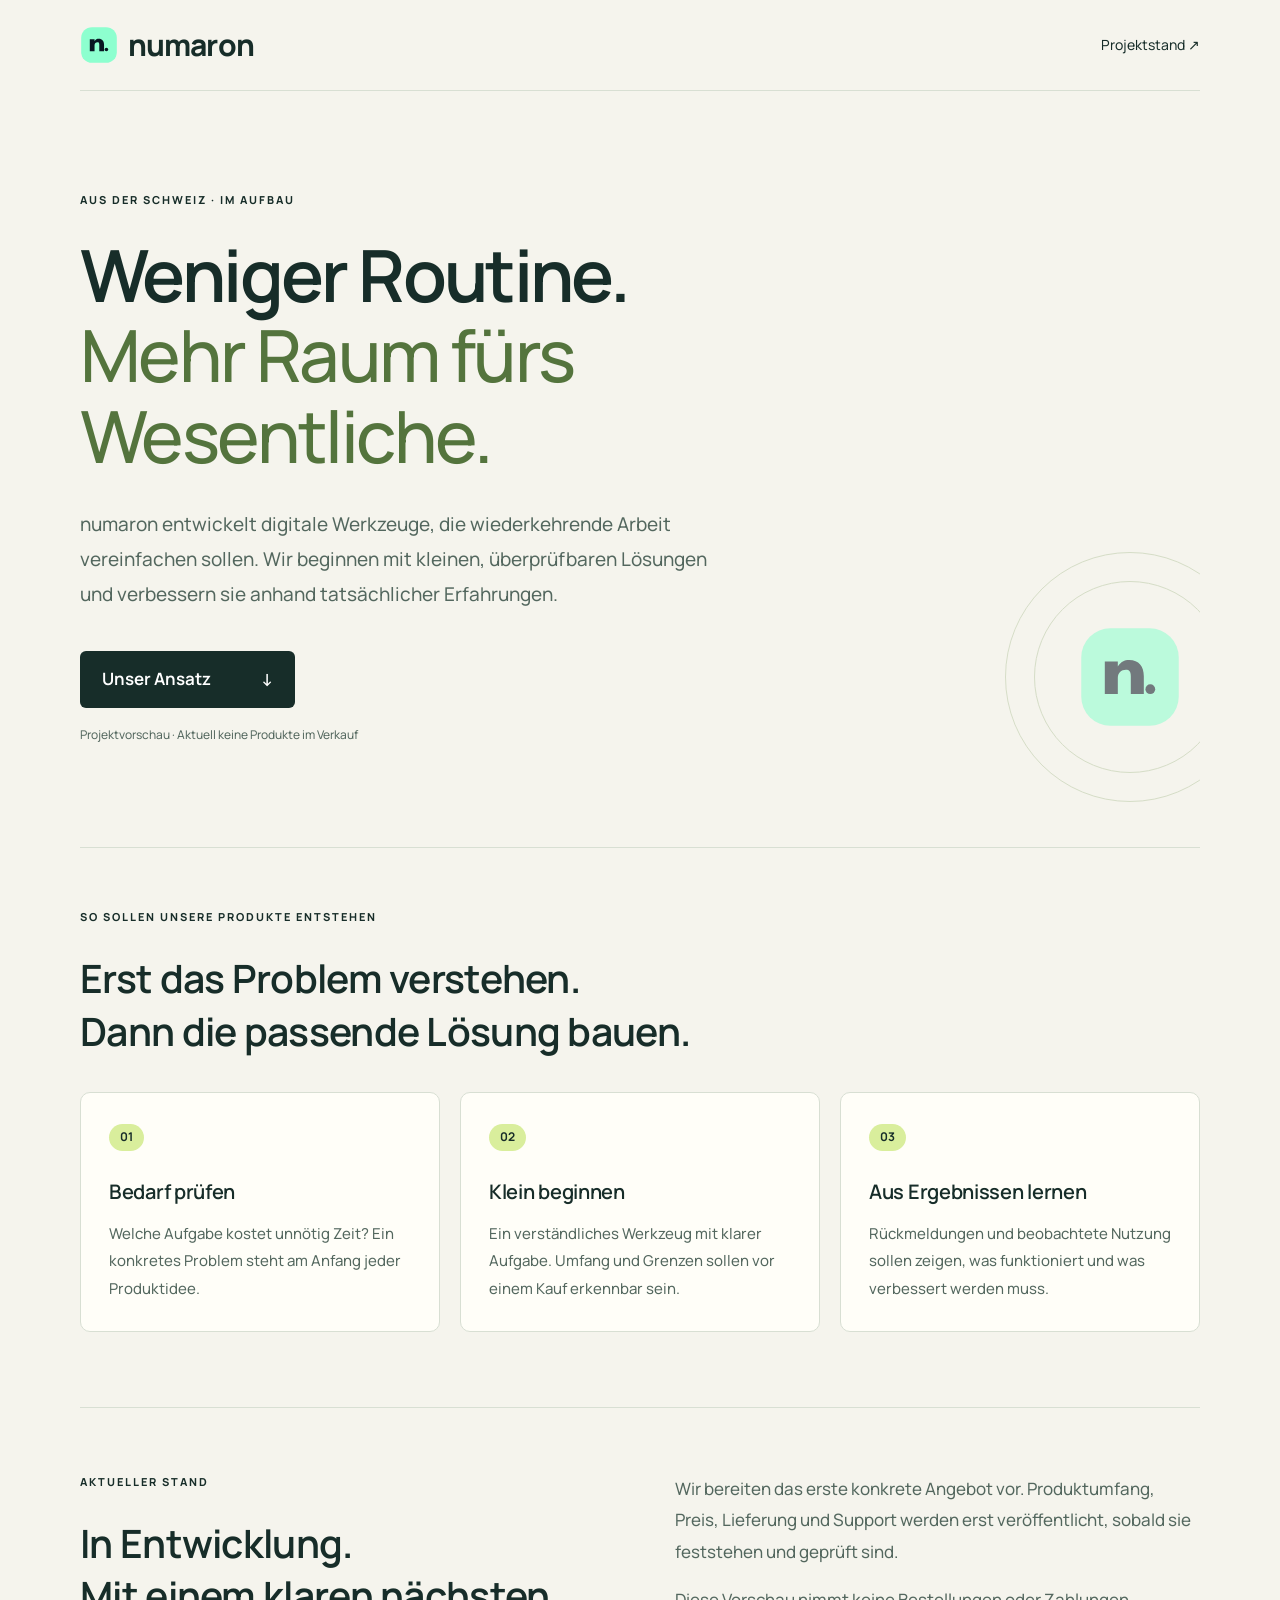
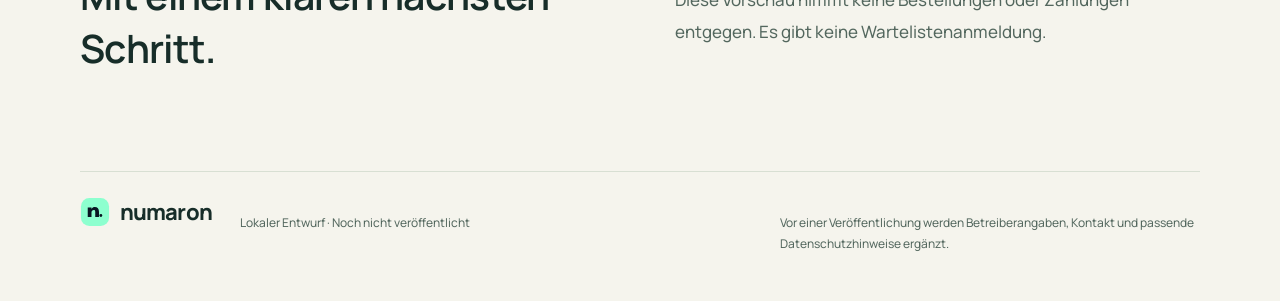
<file: web/obolus-public/index.html>
<!doctype html>
<html lang="de">
<head>
  <meta charset="utf-8">
  <meta name="viewport" content="width=device-width, initial-scale=1">
  <meta name="robots" content="noindex, nofollow">
  <meta name="description" content="numaron entwickelt digitale Werkzeuge für einfachere Arbeitsabläufe. Vorschau des Projekts aus der Schweiz.">
  <title>numaron — Digitale Werkzeuge. Klare Ergebnisse.</title>
  <link rel="preload" href="fonts/Manrope-Variable.ttf" as="font" type="font/ttf" crossorigin>
  <link rel="stylesheet" href="styles.css">
  <script src="https://cdn.amplitude.com/script/f7d07467c3be44b239f7dcea69ec713e.js"></script>
  <script>
    const amplitudeKey = 'f7d07467c3be44b239f7dcea69ec713e';
    if (!amplitudeKey || !window.amplitude || !window.sessionReplay) {
      console.error('[amplitude] SDK unavailable — no events will be sent');
    } else {
      window.amplitude.add(window.sessionReplay.plugin({ sampleRate: 1, serverZone: 'US' }));
      window.amplitude.init(amplitudeKey, {
        serverZone: 'US',
        autocapture: true,
      });
      window.amplitude.track('seite aufgerufen');
    }
  </script>
</head>
<body>
  <svg class="logo-definitions" aria-hidden="true" xmlns="http://www.w3.org/2000/svg"><symbol id="numaron-mark" viewBox="0 0 64 64"><rect x="2" y="2" width="60" height="60" rx="18" fill="currentColor"/><g transform="translate(-1.5 -1.5)"><path d="M18 44V24h8v3c2-3 4-4 7-4 6 0 9 4 9 10v11h-8V33c0-3-1-4-3-4-3 0-5 2-5 5v10Z" fill="#081522"/><circle cx="46" cy="41" r="3" fill="#081522"/></g></symbol></svg>
  <header class="wrap"><a class="brand" href="#start" aria-label="numaron Startseite"><svg class="numaron-logo" aria-hidden="true"><use href="#numaron-mark"/></svg>numaron</a><a href="#stand">Projektstand ↗</a></header>
  <main id="start">
    <section class="hero wrap">
      <p class="eyebrow">AUS DER SCHWEIZ · IM AUFBAU</p>
      <h1>Weniger Routine.<br><em>Mehr Raum fürs Wesentliche.</em></h1>
      <p class="intro">numaron entwickelt digitale Werkzeuge, die wiederkehrende Arbeit vereinfachen sollen. Wir beginnen mit kleinen, überprüfbaren Lösungen und verbessern sie anhand tatsächlicher Erfahrungen.</p>
      <a class="button" href="#ansatz">Unser Ansatz <span aria-hidden="true">↓</span></a>
      <p class="note">Projektvorschau · Aktuell keine Produkte im Verkauf</p>
      <div class="orbit" aria-hidden="true"><div></div><svg class="numaron-logo" aria-hidden="true"><use href="#numaron-mark"/></svg></div>
    </section>
    <section id="ansatz" class="wrap approach">
      <p class="eyebrow">SO SOLLEN UNSERE PRODUKTE ENTSTEHEN</p>
      <h2>Erst das Problem verstehen.<br>Dann die passende Lösung bauen.</h2>
      <div class="cards">
        <article><span class="number">01</span><h3>Bedarf prüfen</h3><p>Welche Aufgabe kostet unnötig Zeit? Ein konkretes Problem steht am Anfang jeder Produktidee.</p></article>
        <article><span class="number">02</span><h3>Klein beginnen</h3><p>Ein verständliches Werkzeug mit klarer Aufgabe. Umfang und Grenzen sollen vor einem Kauf erkennbar sein.</p></article>
        <article><span class="number">03</span><h3>Aus Ergebnissen lernen</h3><p>Rückmeldungen und beobachtete Nutzung sollen zeigen, was funktioniert und was verbessert werden muss.</p></article>
      </div>
    </section>
    <section id="stand" class="wrap status">
      <div><p class="eyebrow">AKTUELLER STAND</p><h2>In Entwicklung.<br>Mit einem klaren nächsten Schritt.</h2></div>
      <div><p>Wir bereiten das erste konkrete Angebot vor. Produktumfang, Preis, Lieferung und Support werden erst veröffentlicht, sobald sie feststehen und geprüft sind.</p><p>Diese Vorschau nimmt keine Bestellungen oder Zahlungen entgegen. Es gibt keine Wartelistenanmeldung.</p></div>
    </section>
  </main>
  <footer class="wrap"><a class="brand footer-brand" href="#start" aria-label="numaron Startseite"><svg class="numaron-logo" aria-hidden="true"><use href="#numaron-mark"/></svg>numaron</a><p>Lokaler Entwurf · Noch nicht veröffentlicht</p><p>Vor einer Veröffentlichung werden Betreiberangaben, Kontakt und passende Datenschutzhinweise ergänzt.</p></footer>
</body>
</html>
</file>
<file: web/obolus-public/styles.css>
:root{color-scheme:light;--ink:#172d29;--muted:#53675e;--paper:#f5f4ed;--line:#d8dfd3;--accent:#d9ee9c}
*{box-sizing:border-box}html{scroll-behavior:smooth;scroll-padding-top:30px}body{margin:0;background:var(--paper);color:var(--ink);font:17px/1.65 system-ui,-apple-system,"Segoe UI",sans-serif}.wrap{width:min(1120px,calc(100% - 48px));margin-inline:auto}a{color:inherit}header{display:flex;align-items:center;justify-content:space-between;padding-block:26px;border-bottom:1px solid var(--line)}header a{text-decoration:none;font-size:14px}.brand{font-size:30px;font-weight:800;letter-spacing:-1.6px}.brand span{font-size:13px;margin-left:7px;color:#688d32}.hero{padding-block:100px 90px;position:relative;overflow:hidden}.eyebrow{font-size:11px;font-weight:750;letter-spacing:2px;margin:0 0 25px}h1{font-size:clamp(42px,6vw,72px);line-height:1.1;letter-spacing:-3px;max-width:840px;margin:0 0 30px;position:relative;z-index:1}h1 em{font-style:normal;color:#54743d}.intro{max-width:650px;color:var(--muted);font-size:19px;position:relative;z-index:1}.button{display:inline-flex;align-items:center;gap:50px;background:var(--ink);color:white;padding:14px 22px;border-radius:6px;margin-top:20px;text-decoration:none;font-weight:650}.button:hover{background:#345344}a:focus-visible{outline:3px solid #668d20;outline-offset:5px}.note{font-size:12px;color:var(--muted);margin-top:17px}.orbit{position:absolute;right:-55px;bottom:45px;width:250px;height:250px;border:1px solid #bccba8;border-radius:50%;z-index:0;opacity:.55;pointer-events:none}.orbit div{position:absolute;inset:28px;border:1px solid #bccba8;border-radius:50%}.orbit span{display:block;text-align:center;line-height:220px;font-size:180px;font-weight:200;color:#aac479}.approach{padding-block:60px 75px;border-top:1px solid var(--line)}h2{font-size:clamp(27px,3.5vw,39px);line-height:1.25;letter-spacing:-1.2px;margin:0 0 32px}.cards{display:grid;grid-template-columns:repeat(3,1fr);gap:20px;margin-top:35px}article{padding:28px;border:1px solid var(--line);border-radius:10px;background:#fffef8}.number{display:inline-block;background:var(--accent);padding:3px 11px;border-radius:20px;font-size:12px;font-weight:700}h3{font-size:20px;margin:25px 0 12px}article p{font-size:15px;color:var(--muted);margin:0}.status{border-top:1px solid var(--line);padding-block:65px;display:grid;grid-template-columns:1fr 1fr;gap:70px}.status p:not(.eyebrow){color:var(--muted);margin-top:0}footer{border-top:1px solid var(--line);padding-block:25px 35px;display:flex;align-items:baseline;gap:28px}footer p{font-size:12px;color:var(--muted)}footer p:last-child{max-width:420px;margin-left:auto}@media(max-width:750px){.hero{padding-block:65px}.orbit{display:none}.cards,.status{grid-template-columns:1fr}.status{gap:10px}.cards{gap:14px}h1{letter-spacing:-1.8px}footer{display:block}footer p:last-child{margin-left:0}}@media(prefers-reduced-motion:reduce){html{scroll-behavior:auto}}

/* Shared numaron typography, hosted locally alongside the public website. */
@font-face{font-family:Manrope;font-style:normal;font-weight:200 800;font-display:swap;src:url('fonts/Manrope-Variable.ttf') format('truetype')}
:root{--font-ui:Manrope,'Segoe UI',sans-serif;font-optical-sizing:auto}
body{font-family:var(--font-ui);font-weight:450;line-height:1.7}
button,input,textarea,select{font-family:var(--font-ui)}
h1{font-weight:620;letter-spacing:-2.6px;line-height:1.12}h1 em{font-weight:500}
h2{font-weight:620;letter-spacing:-.7px;line-height:1.35}h3{font-weight:600;letter-spacing:-.3px;line-height:1.6}
.intro,article p,.status p:not(.eyebrow){line-height:1.85}.brand{font-weight:750;letter-spacing:-.9px}
@media(max-width:750px){h1{letter-spacing:-1.5px;line-height:1.14}}

/* Same vector mark and mint colour as the Founder Studio. */
.logo-definitions{position:absolute;width:0;height:0;overflow:hidden}
.numaron-logo{display:block;width:38px;height:38px;flex-shrink:0;color:#8dffcf}
.brand{display:inline-flex;align-items:center;gap:10px;line-height:1.2;text-decoration:none}
.footer-brand{font-size:22px}.footer-brand .numaron-logo{width:30px;height:30px}
.orbit>.numaron-logo{position:absolute;width:104px;height:104px;left:50%;top:50%;transform:translate(-50%,-50%)}
@media(max-width:750px){header{gap:16px}.brand{font-size:26px;gap:8px}.brand .numaron-logo{width:36px;height:36px}.footer-brand{font-size:22px}.footer-brand .numaron-logo{width:30px;height:30px}}
</file>
